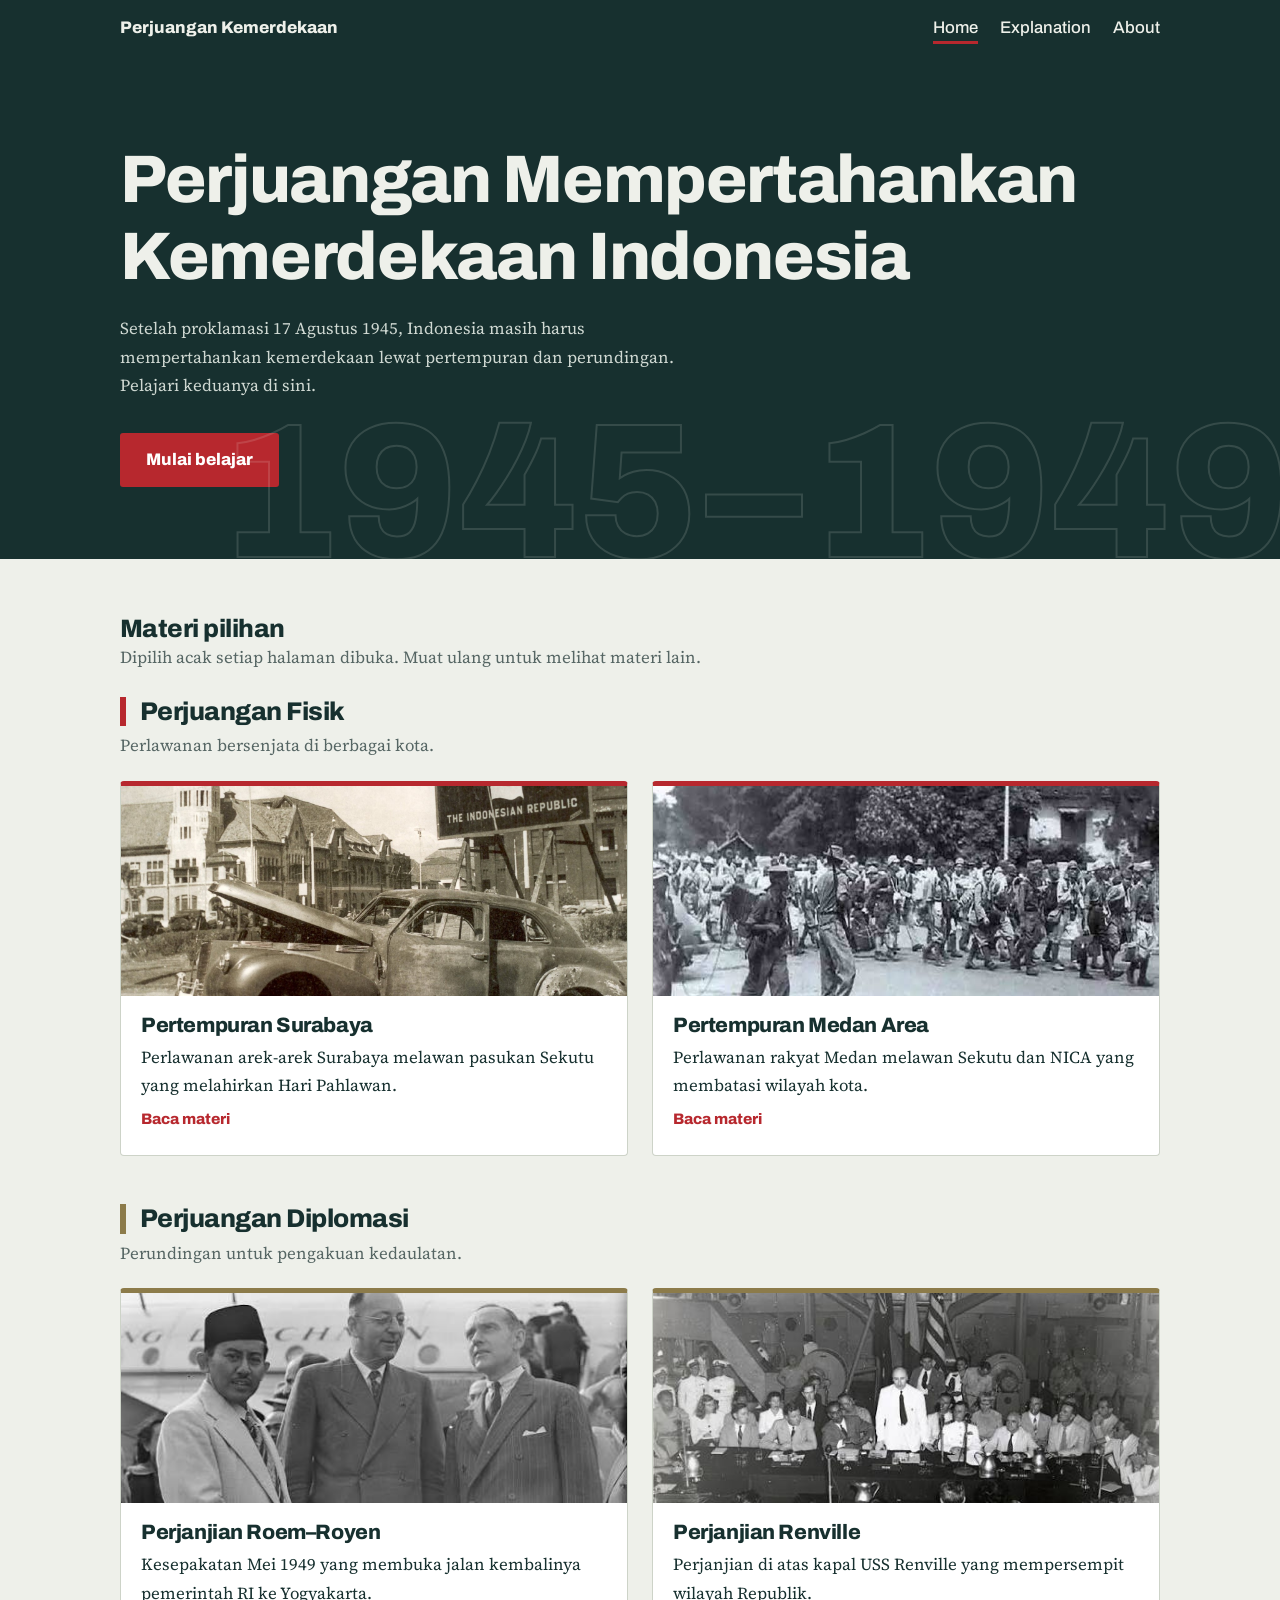
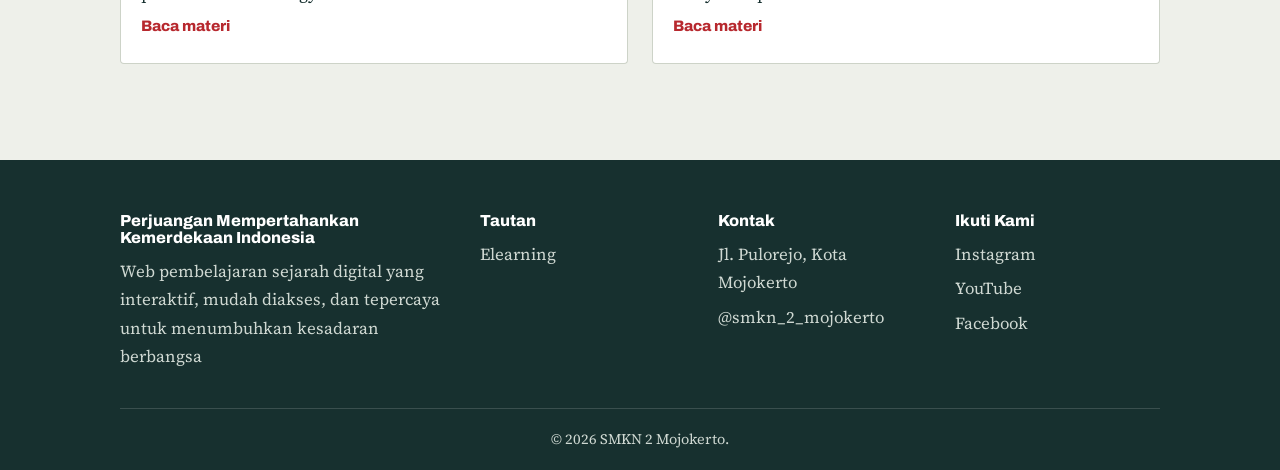
<file: index.html>
<!DOCTYPE html>
<html lang="id">
  <head>
    <meta charset="UTF-8">
    <meta name="viewport" content="width=device-width, initial-scale=1">
    <title>Perjuangan Mempertahankan Kemerdekaan Indonesia</title>
    <link rel="stylesheet" href="css/style.css">
  </head>
  <body data-page="home">
    <header id="navbar">
    </header>
    <main>
      <section class="hero">
        <div class="wrap">
          <h1>Perjuangan Mempertahankan Kemerdekaan Indonesia</h1>
          <p>Setelah proklamasi 17 Agustus 1945, Indonesia masih harus mempertahankan kemerdekaan lewat pertempuran dan perundingan. Pelajari keduanya di sini.</p>
          <a class="btn" href="explanation.html">Mulai belajar</a>
        </div>
      </section>
      <section>
        <div class="wrap">
          <div class="head">
            <h2>Materi pilihan</h2>
            <p>Dipilih acak setiap halaman dibuka. Muat ulang untuk melihat materi lain.</p>
          </div>
          <div class="group fisik">
            <h2>Perjuangan Fisik</h2>
            <p>Perlawanan bersenjata di berbagai kota.</p>
            <div class="grid" id="list-fisik">
            </div>
          </div>
          <div class="group diplomasi">
            <h2>Perjuangan Diplomasi</h2>
            <p>Perundingan untuk pengakuan kedaulatan.</p>
            <div class="grid" id="list-diplomasi">
          </div>
        </div>
      </section>
    </main>
    <footer id="footer" class="foot"></footer>
    <script src="js/config.js"></script><script src="js/materi/index.js"></script><script src="js/app.js"></script>
  </body>
</html>
</file>
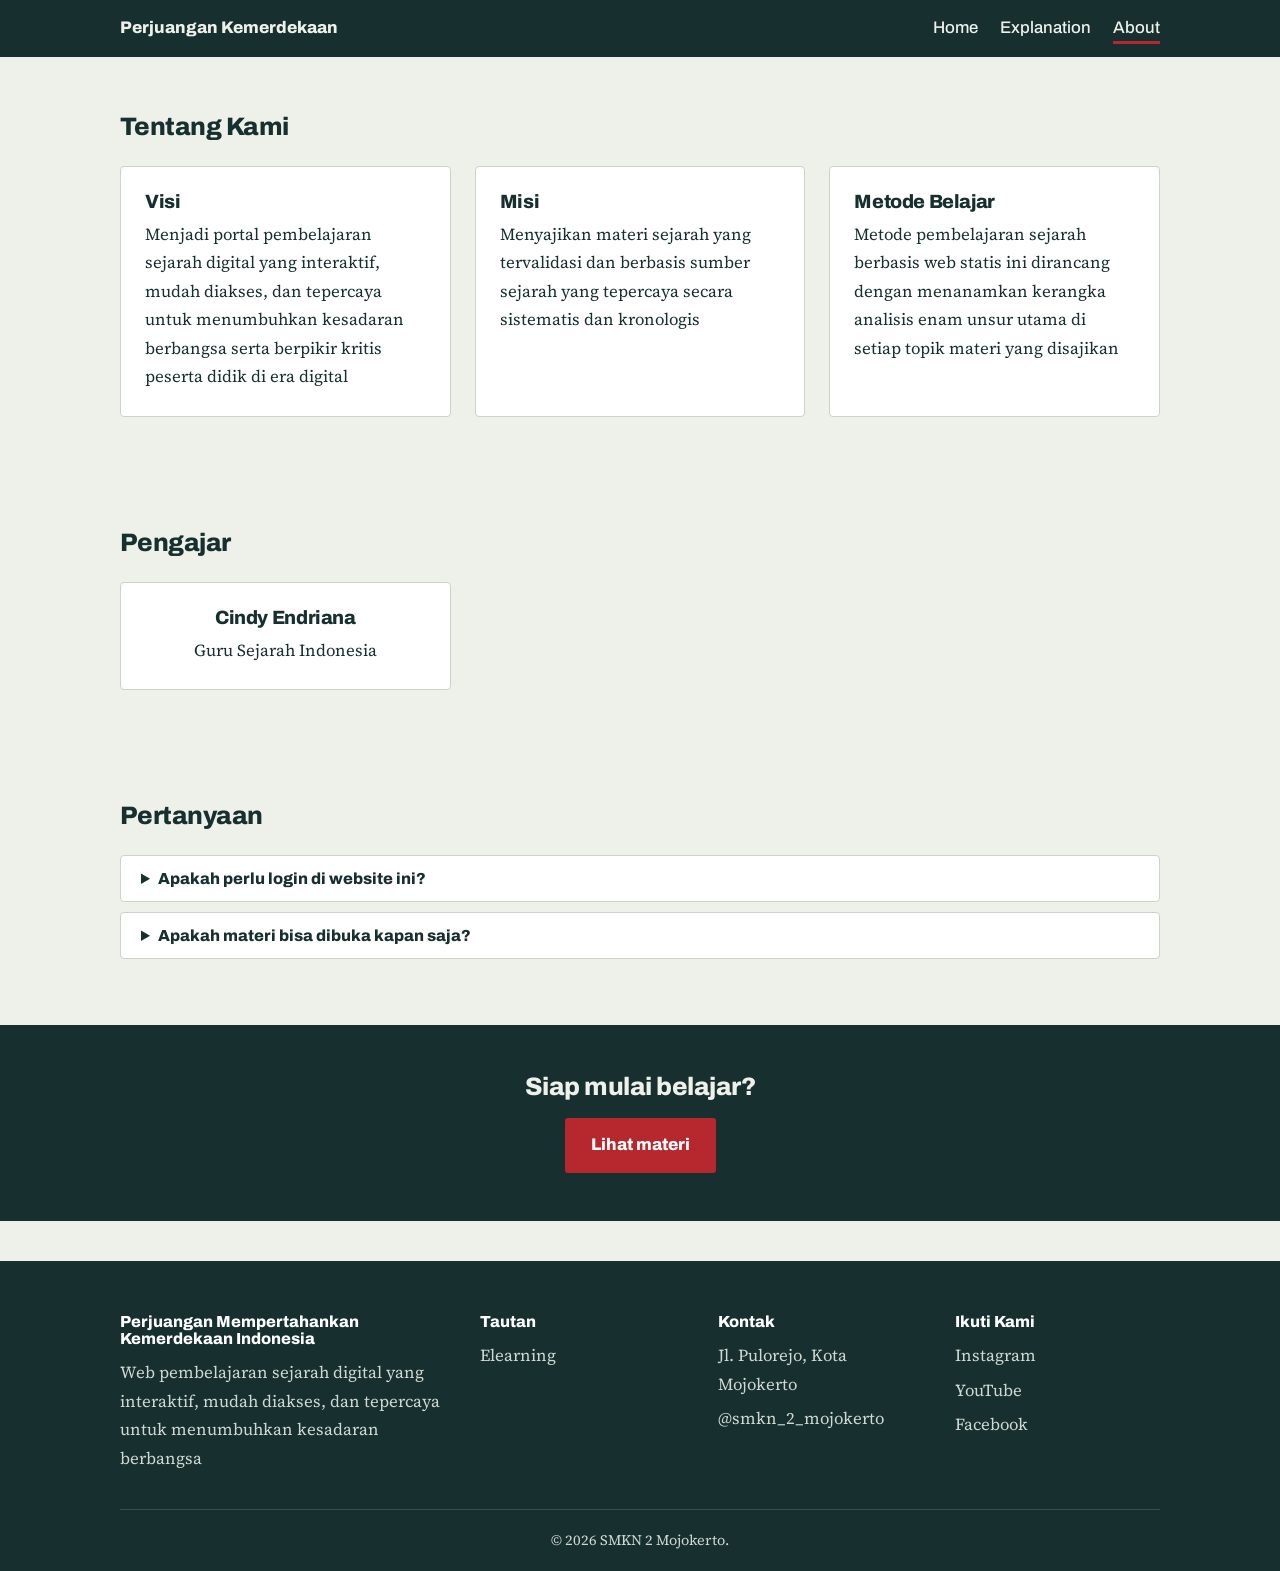
<file: about.html>
<!DOCTYPE html>
<html lang="id"><head><meta charset="UTF-8"><meta name="viewport" content="width=device-width, initial-scale=1">
<title>About | Perjuangan Kemerdekaan</title><link rel="stylesheet" href="css/style.css"></head>
<body data-page="about"><header id="navbar"></header>
<main>
<section><div class="wrap">
  <div class="head"><h1>Tentang Kami</h1></div>
  <div class="about-grid">
    <div class="box"><h3>Visi</h3><p>Menjadi portal pembelajaran sejarah digital yang interaktif, mudah diakses, dan tepercaya untuk menumbuhkan kesadaran berbangsa serta berpikir kritis peserta didik di era digital</p></div>
    <div class="box"><h3>Misi</h3><p>Menyajikan materi sejarah yang tervalidasi dan berbasis sumber sejarah yang tepercaya secara sistematis dan kronologis</p></div>
    <div class="box"><h3>Metode Belajar</h3><p>Metode pembelajaran sejarah berbasis web statis ini dirancang dengan menanamkan kerangka analisis enam unsur utama di setiap topik materi yang disajikan</p></div>
  </div>
</div></section>
<section><div class="wrap">
  <div class="head"><h2>Pengajar</h2></div>
  <div class="about-grid">
    <div class="box person"><h3>Cindy Endriana</h3><p>Guru Sejarah Indonesia</p></div>
  </div>
</div></section>
<section><div class="wrap">
  <div class="head"><h2>Pertanyaan</h2></div>
  <details><summary>Apakah perlu login di website ini?</summary><p>Tidak perlu, karena bersifat statis</p></details>
  <details><summary>Apakah materi bisa dibuka kapan saja?</summary><p>Bisa, pelajar bisa memanfaatkan waktu luang untuk membuka materi</p></details>
</div></section>
<div class="bar"><h2>Siap mulai belajar?</h2><a class="btn" href="explanation.html">Lihat materi</a></div>
</main>
<footer id="footer" class="foot"></footer>
<script src="js/config.js"></script><script src="js/materi/index.js"></script><script src="js/app.js"></script>
</body></html>
</file>
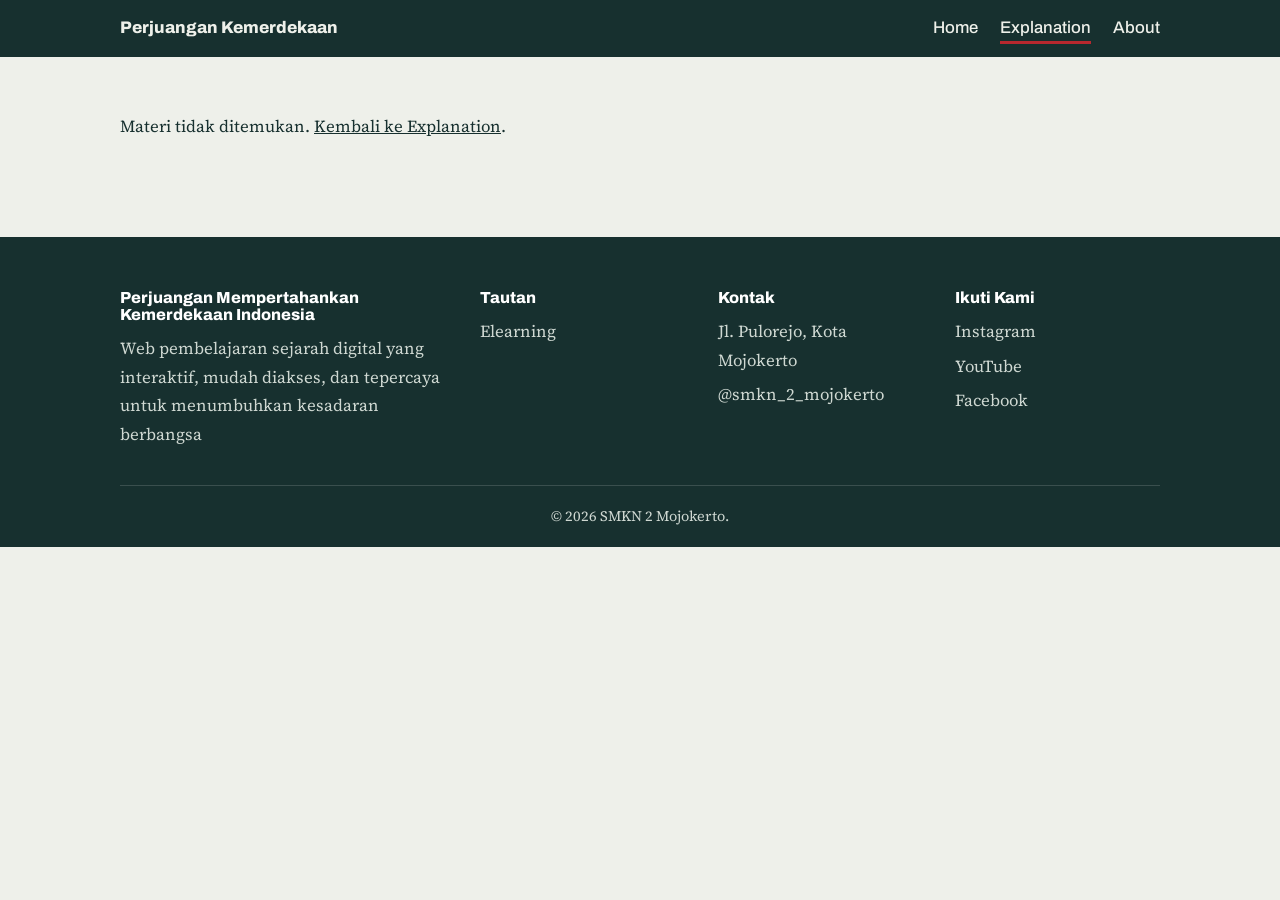
<file: detail.html>
<!DOCTYPE html>
<html lang="id">
    <head>
        <meta charset="UTF-8">
        <meta name="viewport" content="width=device-width, initial-scale=1">
        <title>Materi | Perjuangan Kemerdekaan</title>
        <link rel="stylesheet" href="css/style.css">
    </head>
    <body data-page="detail">
        <header id="navbar"></header>

        <main>
            <section class="detail">
                <div class="wrap" id="konten">
                    <p>Memuat materi...</p></div>
                </section>
        </main>

        <footer id="footer" class="foot"></footer>

        <script src="js/config.js"></script><script src="js/materi/index.js"></script><script src="js/app.js"></script>

    </body>
</html>
</file>
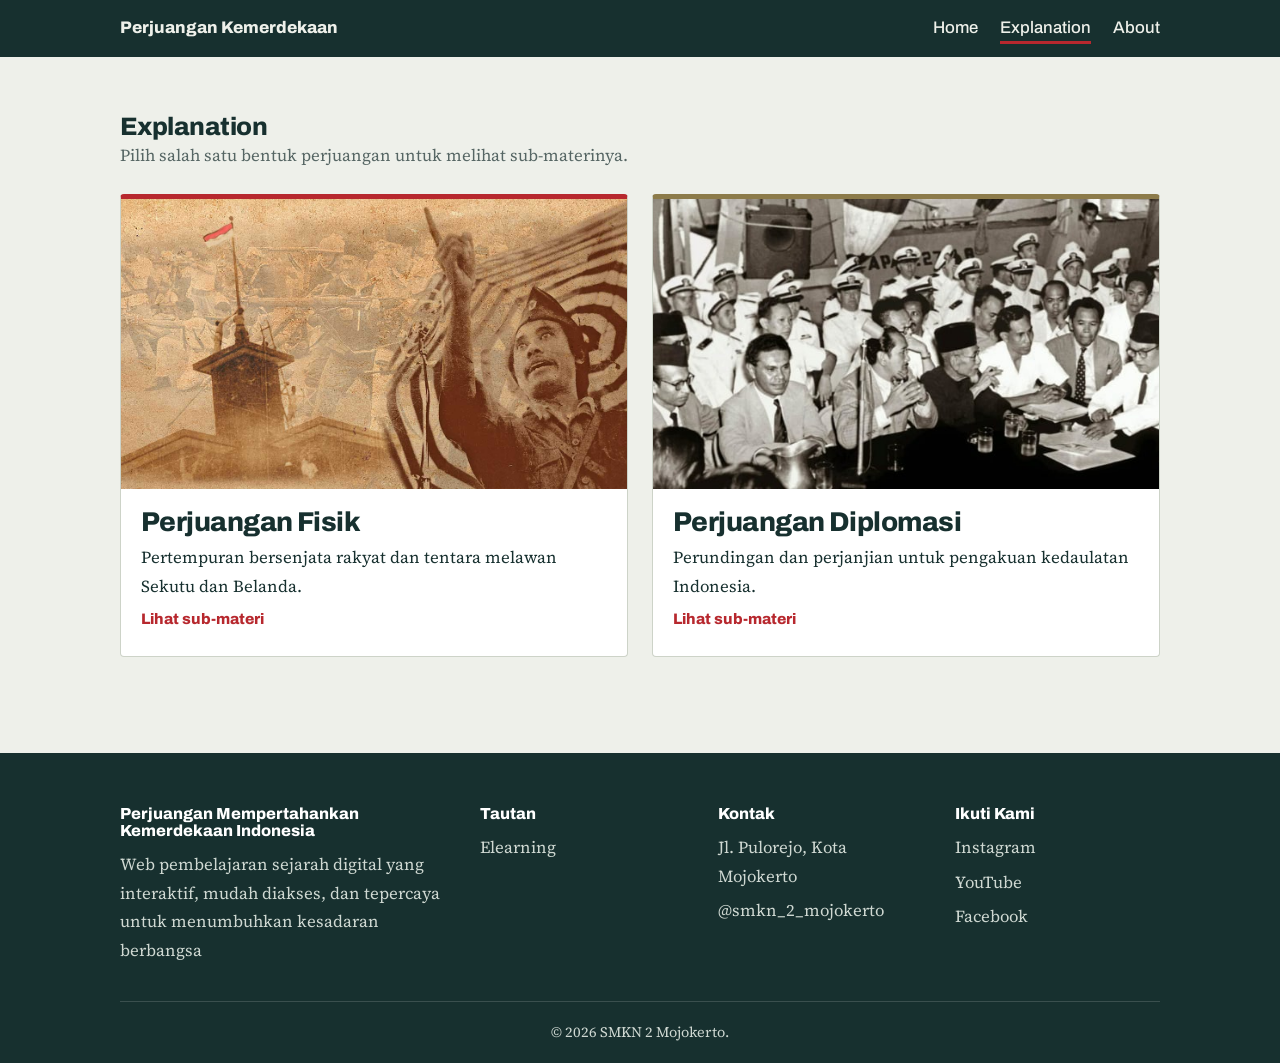
<file: explanation.html>
<!DOCTYPE html>
<html lang="id"><head><meta charset="UTF-8"><meta name="viewport" content="width=device-width, initial-scale=1">
<title>Explanation | Perjuangan Kemerdekaan</title><link rel="stylesheet" href="css/style.css"></head>
<body data-page="explanation"><header id="navbar"></header>
<main><section><div class="wrap">
  <div class="head"><h1>Explanation</h1><p>Pilih salah satu bentuk perjuangan untuk melihat sub-materinya.</p></div>
  <div class="grid">
    <a class="card fisik big" href="kategori.html?k=fisik"><div class="thumb" data-src="images/kategori-fisik.jpg" data-label="Gambar Perjuangan Fisik"></div>
      <div class="body"><h3>Perjuangan Fisik</h3><p>Pertempuran bersenjata rakyat dan tentara melawan Sekutu dan Belanda.</p><span class="more">Lihat sub-materi</span></div></a>
    <a class="card diplomasi big" href="kategori.html?k=diplomasi"><div class="thumb" data-src="images/kategori-diplomasi.jpg" data-label="Gambar Perjuangan Diplomasi"></div>
      <div class="body"><h3>Perjuangan Diplomasi</h3><p>Perundingan dan perjanjian untuk pengakuan kedaulatan Indonesia.</p><span class="more">Lihat sub-materi</span></div></a>
  </div>
</div></section></main>
<footer id="footer" class="foot"></footer>
<script src="js/config.js"></script><script src="js/materi/index.js"></script><script src="js/app.js"></script>
</body></html>
</file>
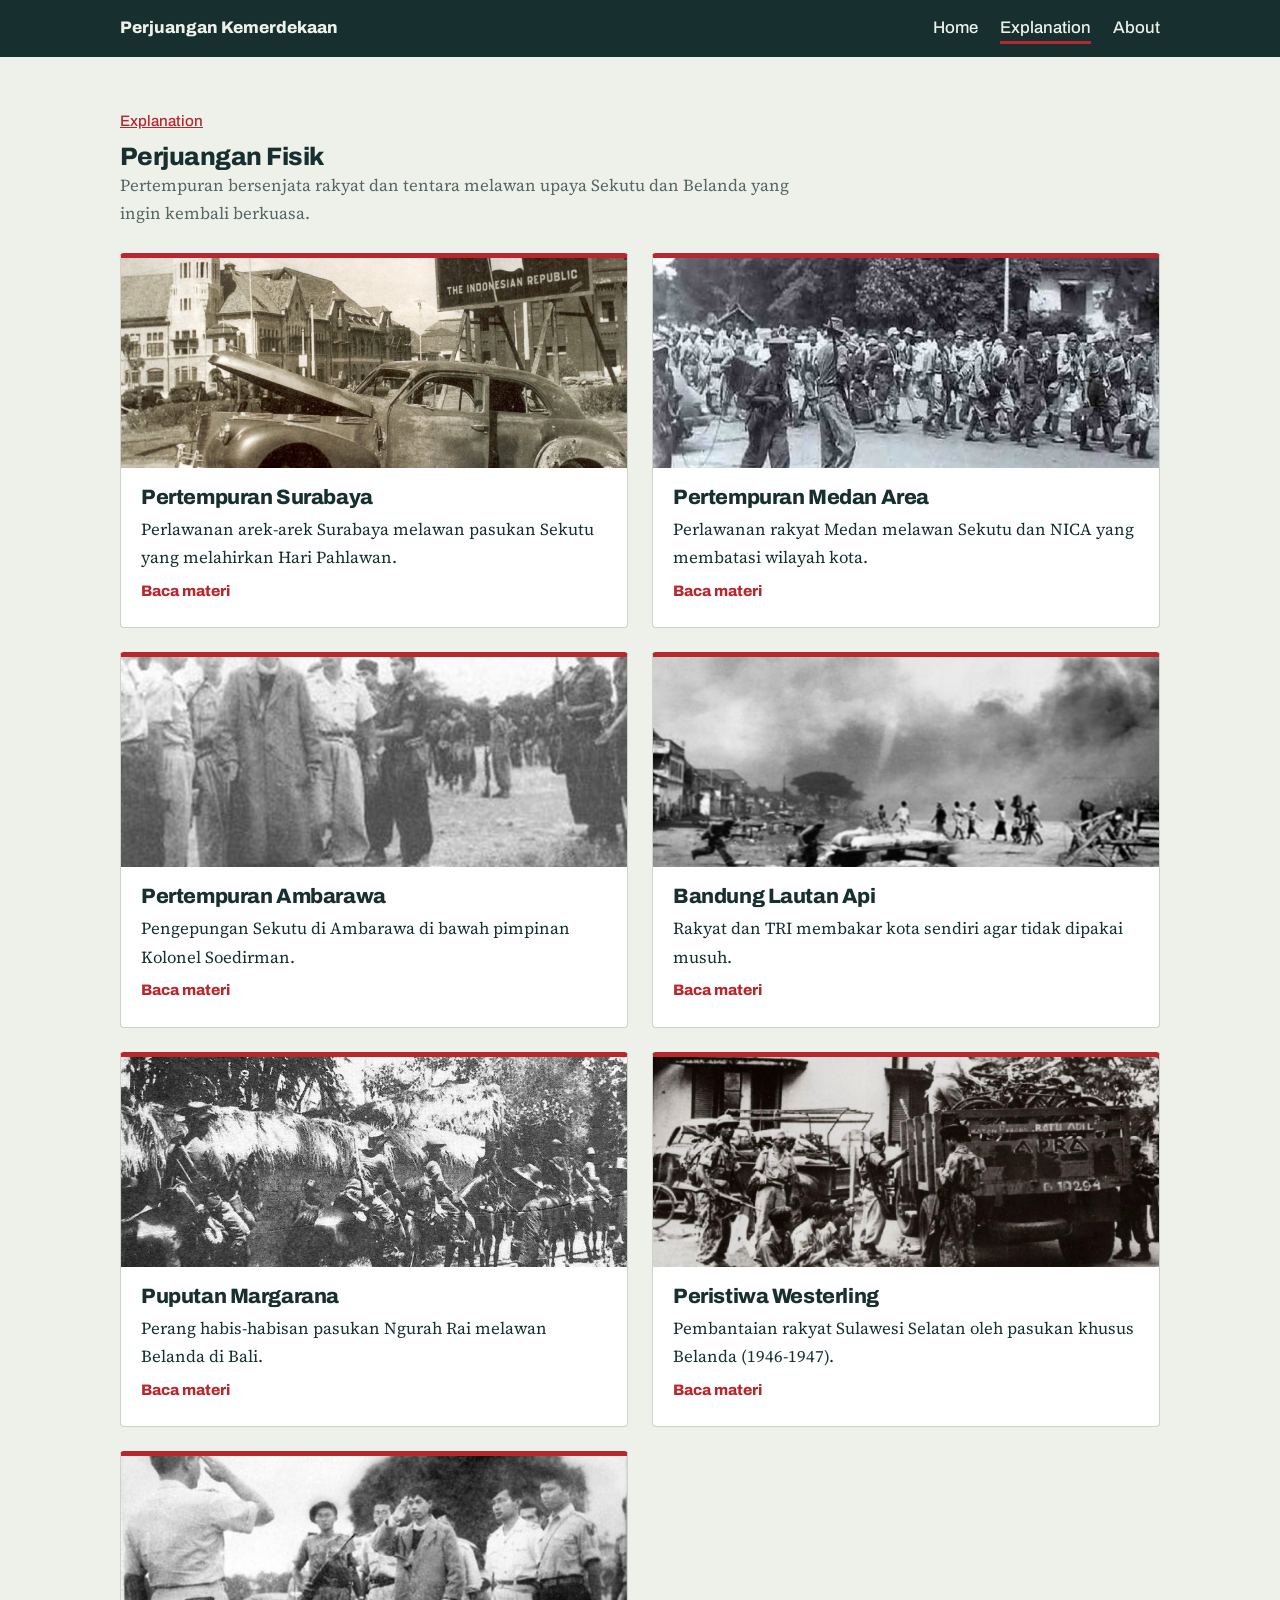
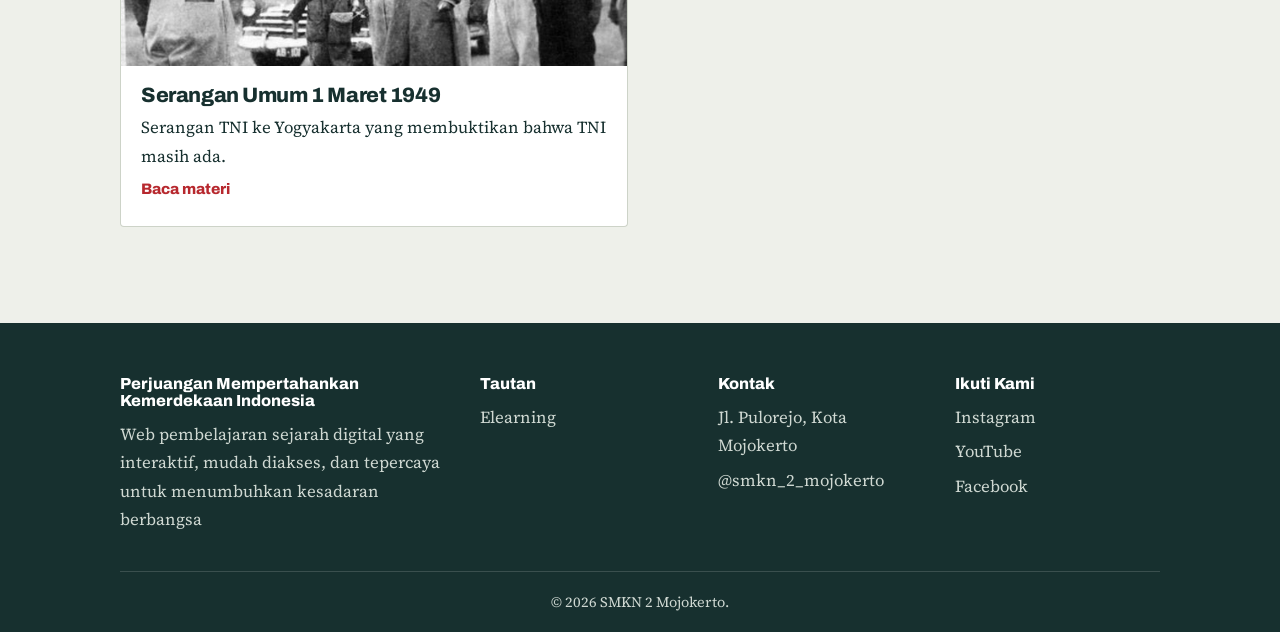
<file: kategori.html>
<!DOCTYPE html>
<html lang="id"><head><meta charset="UTF-8"><meta name="viewport" content="width=device-width, initial-scale=1">
<title>Sub-materi | Perjuangan Kemerdekaan</title><link rel="stylesheet" href="css/style.css"></head>
<body data-page="kategori"><header id="navbar"></header>
<main><section><div class="wrap">
  <p class="crumb"><a href="explanation.html">Explanation</a></p>
  <div class="head"><h1 id="judul"></h1><p id="deskripsi"></p></div>
  <div class="grid" id="list"></div>
</div></section></main>
<footer id="footer" class="foot"></footer>
<script src="js/config.js"></script><script src="js/materi/index.js"></script><script src="js/app.js"></script>
</body></html>
</file>
<file: css/style.css>
@import url('https://fonts.googleapis.com/css2?family=Archivo:wght@500;800&family=Source+Serif+4:wght@400;600&display=swap');
:root{--ink:#17302F;--paper:#EEF0EA;--red:#B7282E;--khaki:#8C7B4A;--white:#fff;--line:#cdd3c8;--muted:#566664}
*{box-sizing:border-box;margin:0}
html{-webkit-text-size-adjust:100%}
body{overflow-x:hidden;font-family:'Source Serif 4',Georgia,serif;background:var(--paper);color:var(--ink);line-height:1.7;font-size:1.05rem}
h1,h2,h3,.brand,.btn,nav a{font-family:'Archivo',system-ui,sans-serif}
h1,h2,h3{line-height:1.15;letter-spacing:-.02em;font-weight:800}
a{color:inherit}
:focus-visible{outline:3px solid var(--red);outline-offset:2px}
.wrap{max-width:1080px;margin:0 auto;padding:0 20px}
section{padding:56px 0}
.muted{color:var(--muted)}

/* navbar */
.nav{background:var(--ink);color:var(--paper)}
.nav .wrap{display:flex;flex-wrap:wrap;align-items:center;justify-content:space-between;gap:8px 24px;padding-top:14px;padding-bottom:14px}
.brand{font-weight:800;text-decoration:none;font-size:1.05rem}
.menu-btn{display:none;background:none;color:inherit;border:1px solid rgba(238,240,234,.5);border-radius:3px;padding:8px 16px;min-height:44px;font:800 .95rem 'Archivo',sans-serif;cursor:pointer}
.nav ul{list-style:none;display:flex;gap:22px;padding:0}
.nav a.link{text-decoration:none;font-weight:500;padding:4px 0;border-bottom:3px solid transparent}
.nav a.link:hover,.nav a.active{border-color:var(--red)}

/* hero */
.hero{background:var(--ink);color:var(--paper);position:relative;overflow:hidden;padding:84px 0 72px}
.hero::after{content:"1945–1949";position:absolute;right:-10px;bottom:-30px;font:800 clamp(5rem,16vw,12rem)/1 'Archivo',sans-serif;color:transparent;-webkit-text-stroke:2px rgba(238,240,234,.14);pointer-events:none}
.hero h1{font-size:clamp(2.2rem,6vw,4.2rem);max-width:15em}
.hero p{max-width:34em;margin:20px 0 32px;color:#cfd8d2}
.btn{display:inline-block;background:var(--red);color:#fff;text-decoration:none;font-weight:800;padding:13px 26px;border-radius:3px}
.btn:hover{background:#9c2025}

/* cards */
.head{margin-bottom:24px}
.head p{color:var(--muted);max-width:40em}
.grid{display:grid;grid-template-columns:repeat(2,1fr);gap:24px}
.group+.group{margin-top:48px}
.group h2{font-size:1.6rem;margin-bottom:6px;padding-left:14px;border-left:6px solid var(--red)}
.group.diplomasi h2{border-color:var(--khaki)}
.group>p{margin-bottom:20px;color:var(--muted)}
.card{display:flex;flex-direction:column;background:var(--white);border:1px solid var(--line);border-top:5px solid var(--red);border-radius:4px;text-decoration:none;overflow:hidden}
.card.diplomasi{border-top-color:var(--khaki)}
.card:hover{border-color:var(--ink)}
.card .body{padding:18px 20px 22px}
.card h3{font-size:1.3rem;margin-bottom:6px}
.card .more{display:inline-block;margin-top:10px;font:800 .95rem 'Archivo',sans-serif;color:var(--red)}
.thumb img,.thumb .ph{width:100%;height:210px;object-fit:cover;display:block}
.ph{display:flex;align-items:center;justify-content:center;text-align:center;padding:12px;background:repeating-linear-gradient(45deg,#e3e6de,#e3e6de 10px,#dadfd5 10px,#dadfd5 20px);color:var(--muted);font:500 .9rem 'Archivo',sans-serif;border:1px dashed #aab3a6}
.card.big .thumb img,.card.big .thumb .ph{height:290px}
.card.big h3{font-size:1.7rem}

/* detail */
.crumb{font:500 .95rem 'Archivo',sans-serif;margin-bottom:14px}
.crumb a{color:var(--red)}
.detail h1{font-size:clamp(2rem,5vw,3.2rem);margin-bottom:14px}
.lead{font-size:1.2rem;max-width:42em;color:var(--muted)}
.cover{margin:28px 0}
.cover img,.cover .ph{width:100%;height:340px;object-fit:cover;border-radius:4px}
.w5{display:grid;grid-template-columns:150px 1fr;background:var(--white);border:1px solid var(--line);border-radius:4px}
.w5 dt,.w5 dd{padding:18px 20px;border-bottom:1px solid var(--line)}
.w5 dt{font:800 1.1rem 'Archivo',sans-serif;color:var(--red);border-right:1px solid var(--line)}
.w5 dt:last-of-type,.w5 dd:last-of-type{border-bottom:0}
.gal h2{font-size:1.5rem;margin:40px 0 16px}
.figs{display:grid;grid-template-columns:repeat(auto-fill,minmax(200px,1fr));gap:18px}
figure img,figure .ph{width:100%;height:220px;object-fit:cover;border-radius:4px}
figcaption{margin-top:8px;font-size:.95rem}
figcaption b{display:block;font-family:'Archivo',sans-serif}

/* about */
.about-grid{display:grid;grid-template-columns:repeat(3,1fr);gap:24px}
.box{background:var(--white);border:1px solid var(--line);border-radius:4px;padding:24px}
.box h3{margin-bottom:8px;font-size:1.2rem}
.person{text-align:center}
.person .ph{width:120px;height:120px;border-radius:50%;margin:0 auto 12px}
details{background:var(--white);border:1px solid var(--line);border-radius:4px;padding:14px 20px;margin-bottom:10px}
summary{cursor:pointer;font:800 1rem 'Archivo',sans-serif}
details p{margin-top:8px}
.bar{background:var(--ink);color:var(--paper);text-align:center;padding:48px 20px}
.bar h2{margin-bottom:16px}

/* footer */
.foot{background:var(--ink);color:#cfd8d2;padding:52px 0 0;margin-top:40px}
.foot-grid{display:grid;grid-template-columns:1.6fr 1fr 1fr 1fr;gap:32px}
.foot h4{font:800 1rem 'Archivo',sans-serif;color:#fff;margin-bottom:12px}
.foot ul{list-style:none;padding:0}
.foot li{margin-bottom:6px}
.foot a{text-decoration:none}.foot a:hover{text-decoration:underline}
.copy{margin-top:36px;padding:18px 0;border-top:1px solid rgba(255,255,255,.15);font-size:.9rem;text-align:center}

@media(max-width:800px){
  .grid,.about-grid{grid-template-columns:1fr}
  .foot-grid{grid-template-columns:1fr 1fr}
  .w5{grid-template-columns:1fr}
  .w5 dt{border-right:0;border-bottom:0;padding-bottom:0}
  .w5 dd{padding-top:4px}
}
@media(max-width:640px){
  body{font-size:1rem}
  section{padding:36px 0}
  .wrap{padding:0 16px}
  /* navbar: menu lipat */
  .menu-btn{display:block}
  .nav ul{display:none;flex-direction:column;gap:0;width:100%}
  .nav.open ul{display:flex}
  .nav li{border-top:1px solid rgba(238,240,234,.15)}
  .nav a.link{display:block;padding:14px 4px;border-bottom:0;border-left:4px solid transparent;padding-left:12px}
  .nav a.link:hover,.nav a.active{border-left-color:var(--red)}
  /* hero */
  .hero{padding:48px 0 56px}
  .hero p{margin:16px 0 24px}
  .hero::after{font-size:5.2rem;right:-4px;bottom:-12px}
  .btn{display:block;text-align:center;padding:15px 20px}
  /* kartu */
  .grid{gap:16px}
  .group+.group{margin-top:36px}
  .group h2{font-size:1.35rem}
  .thumb img,.thumb .ph,.card.big .thumb img,.card.big .thumb .ph{height:170px}
  .card.big h3{font-size:1.4rem}
  .card .more{padding:6px 0}
  /* detail */
  .lead{font-size:1.05rem}
  .cover{margin:20px 0}
  .cover img,.cover .ph{height:210px}
  .w5 dt,.w5 dd{padding-left:16px;padding-right:16px}
  .figs{grid-template-columns:repeat(2,1fr);gap:12px}
  figure img,figure .ph{height:150px}
  .gal h2{margin-top:32px}
  details{padding:12px 16px}
  summary{padding:4px 0}
  .box{padding:20px}
  .bar{padding:36px 16px}
  /* footer */
  .foot{padding-top:36px}
  .foot-grid{grid-template-columns:1fr;gap:24px}
  .foot a{display:inline-block;padding:4px 0}
}
@media(prefers-reduced-motion:reduce){*{scroll-behavior:auto!important}}
</file>
